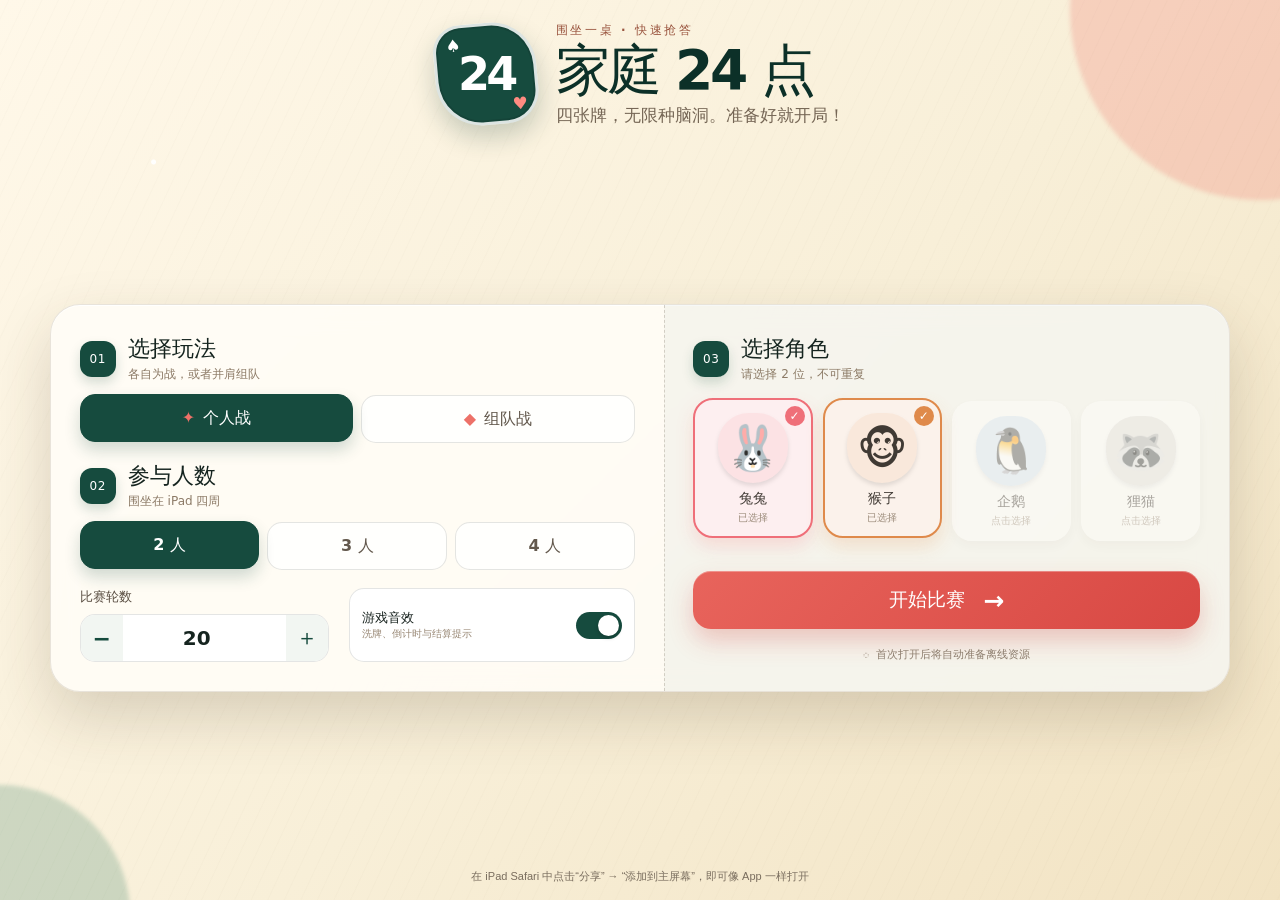
<file: index.html>
<!doctype html>
<html lang="zh-CN">
  <head>
    <meta charset="UTF-8" />
    <meta name="viewport" content="width=device-width, initial-scale=1.0, viewport-fit=cover, user-scalable=no" />
    <meta name="theme-color" content="#133f35" />
    <meta name="description" content="可离线安装的家庭 24 点抢答游戏" />
    <meta name="apple-mobile-web-app-capable" content="yes" />
    <meta name="apple-mobile-web-app-status-bar-style" content="black-translucent" />
    <meta name="apple-mobile-web-app-title" content="家庭24点" />
    <link rel="manifest" href="/manifest.webmanifest" />
    <link rel="apple-touch-icon" href="/icons/apple-touch-icon.png" />
    <link rel="icon" href="/icons/icon.svg" type="image/svg+xml" />
    <title>家庭 24 点</title>
    <script type="module" crossorigin src="/assets/index-y4Nhbq69.js"></script>
    <link rel="stylesheet" crossorigin href="/assets/index-8yANgv4J.css">
  <link rel="manifest" href="/manifest.webmanifest"></head>
  <body>
    <div id="root"></div>
    <noscript>请开启 JavaScript 后使用家庭 24 点游戏。</noscript>
  </body>
</html>
</file>
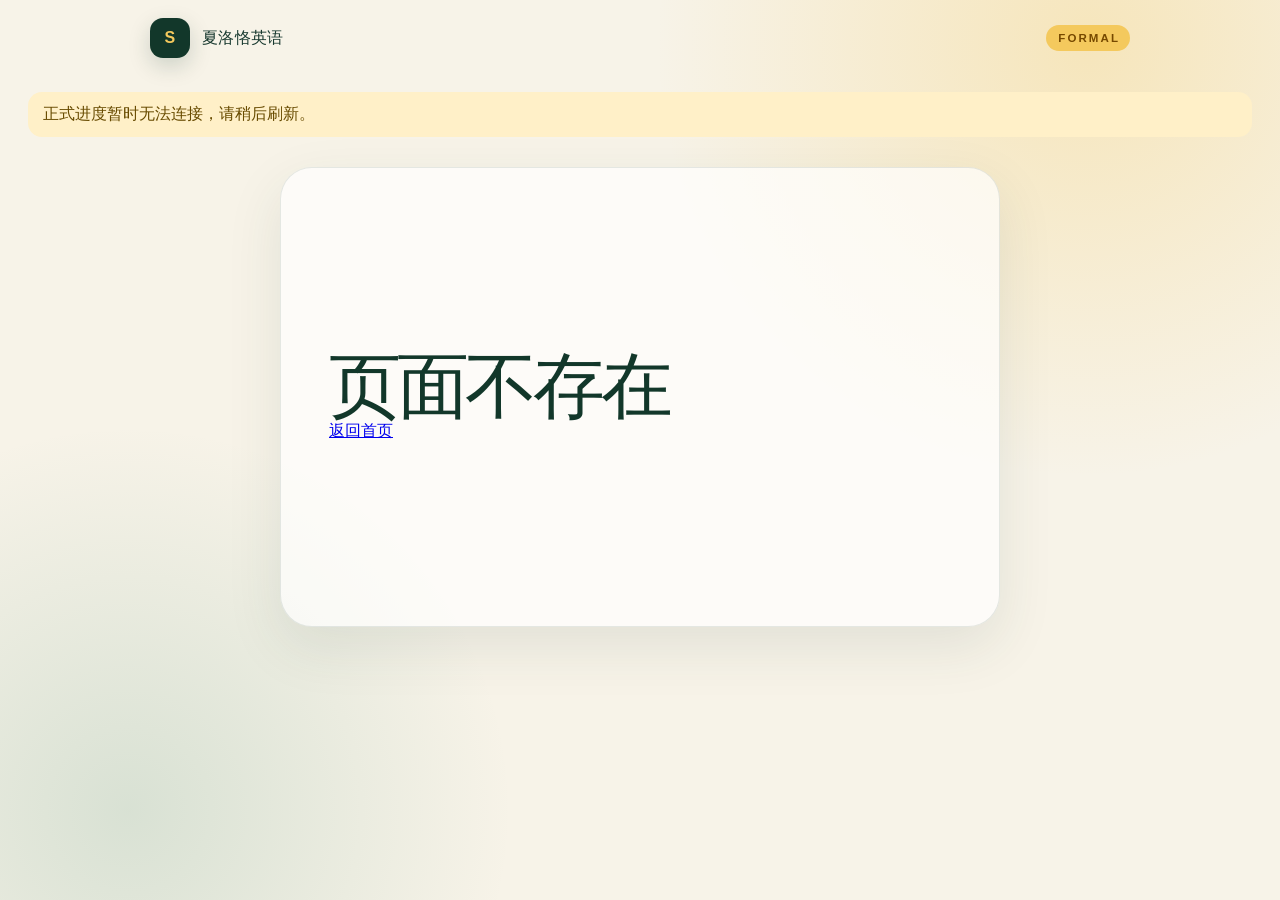
<file: sherlock-english/index.html>
<!doctype html>
<html lang="zh-CN">
  <head>
    <meta charset="UTF-8" />
    <meta name="viewport" content="width=device-width, initial-scale=1.0, viewport-fit=cover" />
    <meta name="theme-color" content="#12372a" />
    <meta name="apple-mobile-web-app-capable" content="yes" />
    <meta name="apple-mobile-web-app-status-bar-style" content="default" />
    <title>夏洛恪英语学习</title>
    <script type="module" crossorigin src="/sherlock-english/assets/index-DAsyiFnu.js"></script>
    <link rel="stylesheet" crossorigin href="/sherlock-english/assets/index-Aojr9fQz.css">
  <link rel="manifest" href="/sherlock-english/manifest.webmanifest"></head>
  <body>
    <div id="root"></div>
  </body>
</html>
</file>
<file: assets/index-8yANgv4J.css>
:root{color:#18231f;font-synthesis:none;text-rendering:optimizelegibility;--cream:#fff9eb;--paper:#fffdf7;--ink:#15241f;--forest:#164b3e;--forest-dark:#0c3028;--gold:#f1bd4a;--coral:#ed7168;background:#113c32;font-family:Arial Rounded MT Bold,PingFang SC,Microsoft YaHei,system-ui,sans-serif}*{box-sizing:border-box}html,body,#root{min-width:100%;min-height:100%;margin:0}body{overscroll-behavior:none;-webkit-user-select:none;user-select:none;-webkit-tap-highlight-color:transparent;min-height:100dvh;overflow:hidden}button,input{font:inherit}button{touch-action:manipulation}button:focus-visible,input:focus-visible{outline-offset:3px;outline:4px solid #f5c85e}.app-shell{min-height:100dvh}.portrait-lock{display:none}.update-toast{z-index:100;color:#fff;-webkit-backdrop-filter:blur(10px);backdrop-filter:blur(10px);background:#0f342cf5;border:1px solid #ffffff73;border-radius:15px;align-items:center;gap:10px;padding:9px 10px 9px 15px;font-size:12px;display:flex;position:fixed;bottom:18px;right:18px;box-shadow:0 12px 28px #00000040}.update-toast button{color:#153e34;cursor:pointer;background:#f4c75c;border:0;border-radius:10px;min-height:34px;font-size:11px;font-weight:900}.update-toast button:last-child{color:#fff;background:#ffffff21;width:34px;padding:0;font-size:18px}.setup-screen{min-height:100dvh;padding:max(22px, env(safe-area-inset-top)) max(30px, env(safe-area-inset-right)) max(16px, env(safe-area-inset-bottom)) max(30px, env(safe-area-inset-left));background:radial-gradient(circle at 12% 18%,#fffffff2 0 2px,#0000 3px),radial-gradient(circle at 85% 72%,#fffc 0 2px,#0000 3px),linear-gradient(135deg,#fff8e9 0%,#f8efd8 54%,#f2e3c3 100%);grid-template-rows:auto 1fr auto;gap:clamp(12px,2vh,22px);display:grid;position:relative;overflow:hidden}.setup-screen:before{content:"";pointer-events:none;opacity:.18;mix-blend-mode:multiply;background-image:repeating-linear-gradient(115deg,#0000 0 7px,#412d1417 8px,#0000 9px 15px);position:absolute;inset:0}.setup-atmosphere{filter:blur(2px);pointer-events:none;border-radius:50%;position:absolute}.setup-atmosphere--one{background:#ed716840;width:380px;height:380px;top:-180px;right:-170px}.setup-atmosphere--two{background:#1a705733;width:260px;height:260px;bottom:-145px;left:-130px}.brand-lockup{z-index:1;text-align:left;justify-content:center;align-items:center;gap:18px;display:flex;position:relative}.brand-lockup h1{letter-spacing:-.06em;color:var(--forest-dark);margin:0;font-size:clamp(34px,4.3vw,56px);line-height:.95}.eyebrow{color:#9a553f;letter-spacing:.22em;margin:0 0 5px;font-size:12px;font-weight:900}.brand-subtitle{color:#756655;margin:8px 0 0;font-size:clamp(13px,1.4vw,17px)}.brand-mark{aspect-ratio:1;color:#fff;background:var(--forest);border:3px solid #ffffffd9;border-radius:27% 44% 32% 45%;place-items:center;width:clamp(76px,8vw,104px);display:grid;position:relative;transform:rotate(-5deg);box-shadow:0 12px 26px #113a3038,inset 0 0 0 2px #0000001a}.brand-mark strong{letter-spacing:-.08em;font-size:clamp(31px,3.6vw,48px);transform:rotate(5deg)}.brand-mark span{font-size:17px;position:absolute}.brand-mark span:first-child{top:7px;left:10px}.brand-mark span:last-child{color:#ff8b81;bottom:6px;right:9px}.setup-board{z-index:1;-webkit-backdrop-filter:blur(14px);backdrop-filter:blur(14px);background:#fffdf7e0;border:1px solid #46341c1f;border-radius:30px;grid-template-columns:1.04fr .96fr;align-self:center;width:min(1180px,96vw);max-height:min(600px,72vh);margin:0 auto;display:grid;position:relative;overflow:hidden;box-shadow:0 24px 60px #3e2d182e,inset 0 1px #ffffffe6}.setup-column{flex-direction:column;gap:clamp(13px,2vh,24px);min-width:0;padding:clamp(20px,3.2vh,34px);display:flex}.setup-column--characters{background:#164b3e09;border-left:1px dashed #49392533}.setting-block{flex-direction:column;gap:12px;display:flex}.setting-heading{align-items:center;gap:12px;display:flex}.setting-heading h2{color:var(--ink);margin:0;font-size:clamp(17px,1.8vw,22px)}.setting-heading p{color:#8c7a66;margin:2px 0 0;font-family:PingFang SC,system-ui,sans-serif;font-size:12px}.setting-number{color:#fff;background:var(--forest);letter-spacing:.05em;border-radius:12px;flex:0 0 36px;place-items:center;height:36px;font-size:12px;display:grid;box-shadow:0 6px 12px #164b3e2e}.segmented-control,.count-options{gap:8px;display:flex}.segmented-control button,.count-options button{color:#63594d;cursor:pointer;background:#ffffffbf;border:1px solid #2e393421;border-radius:15px;min-height:48px;font-weight:900;transition:all .18s}.segmented-control button{flex:1;font-size:16px}.segmented-control button span{color:var(--coral);margin-right:8px}.count-options button{flex:1}.segmented-control button[aria-pressed=true],.count-options button[aria-pressed=true]{color:#fff;border-color:var(--forest);background:var(--forest);transform:translateY(-1px);box-shadow:0 8px 16px #164b3e33}.compact-settings{grid-template-columns:1fr 1.15fr;gap:20px;margin-top:auto;display:grid}.field-label{color:#594d41;margin-bottom:8px;font-size:13px;font-weight:900;display:block}.round-input-wrap{background:#fff;border:1px solid #2e393421;border-radius:15px;grid-template-columns:42px 1fr 42px;height:48px;display:grid;overflow:hidden}.round-input-wrap button{color:var(--forest);cursor:pointer;background:#f2f6f2;border:0;font-size:22px;font-weight:900}.round-input-wrap input{width:100%;min-width:0;color:var(--ink);text-align:center;background:#fff;border:0;outline:0;font-size:20px;font-weight:900}.field-error{color:#c9403e;margin:5px 0 -17px;font-size:11px;font-weight:800}.sound-toggle{cursor:pointer;background:#fff;border:1px solid #2e393421;border-radius:15px;justify-content:space-between;align-items:center;gap:12px;min-width:0;padding:10px 12px;display:flex}.sound-toggle>span:first-child{flex-direction:column;min-width:0;display:flex}.sound-toggle strong{font-size:13px}.sound-toggle small{color:#988774;text-overflow:ellipsis;white-space:nowrap;font-family:PingFang SC,sans-serif;font-size:10px;overflow:hidden}.sound-toggle input{opacity:0;pointer-events:none;position:absolute}.toggle-track{background:#ccc6b9;border-radius:20px;flex:0 0 46px;height:27px;transition:all .2s;position:relative}.toggle-track span{background:#fff;border-radius:50%;width:21px;height:21px;transition:all .2s;position:absolute;top:3px;left:3px;box-shadow:0 2px 4px #0003}.sound-toggle input:checked+.toggle-track{background:var(--forest)}.sound-toggle input:checked+.toggle-track span{transform:translate(19px)}.character-grid{grid-template-columns:repeat(4,1fr);gap:10px;display:grid}.character-card{color:#403a34;cursor:pointer;background:#ffffffc7;border:2px solid #0000;border-radius:20px;flex-direction:column;align-items:center;gap:3px;min-width:0;padding:13px 6px 11px;transition:all .18s;display:flex;position:relative;box-shadow:0 5px 13px #4a341d14}.character-card:disabled{cursor:default;opacity:.43}.character-card[aria-pressed=true]{border-color:var(--character-color);background:color-mix(in srgb, var(--character-color) 11%, white);box-shadow:0 9px 18px color-mix(in srgb, var(--character-color) 20%, transparent);transform:translateY(-3px)}.character-avatar{aspect-ratio:1;background:color-mix(in srgb, var(--character-color) 20%, #fff);filter:drop-shadow(0 3px 2px #0000001a);border-radius:44% 44% 50% 50%;place-items:center;width:clamp(50px,5.8vw,70px);margin-bottom:4px;font-size:clamp(31px,3.6vw,44px);display:grid}.character-card strong{font-size:14px}.character-card small{color:#9c8c7b;font-size:10px}.selection-check{color:#fff;background:var(--character-color);opacity:0;border-radius:50%;place-items:center;width:20px;height:20px;font-size:12px;transition:all .18s;display:grid;position:absolute;top:6px;right:6px;transform:scale(.6)}.character-card[aria-pressed=true] .selection-check{opacity:1;transform:scale(1)}.selection-hint{color:#b14a3d;text-align:center;margin:-8px 0 0;font-size:12px}.team-preview{grid-template-columns:repeat(3,1fr);gap:10px;display:grid}.team-preview-card{color:#3e3932;background:color-mix(in srgb, var(--team-color) 10%, white);border:2px solid color-mix(in srgb, var(--team-color) 55%, white);border-radius:20px;flex-direction:column;align-items:center;gap:5px;padding:18px 8px;display:flex}.team-preview-card>span{color:#fff;background:var(--team-color);width:56px;height:56px;box-shadow:0 7px 14px color-mix(in srgb, var(--team-color) 25%, transparent);border-radius:50%;place-items:center;font-size:20px;font-weight:900;display:grid}.team-preview-card small{color:#8c8176;font-size:10px}.start-button{color:#fff;cursor:pointer;background:linear-gradient(135deg,#e8645c,#d84843);border:0;border-radius:18px;justify-content:center;align-items:center;gap:18px;width:100%;min-height:58px;margin-top:auto;font-size:19px;font-weight:900;transition:all .16s;display:flex;box-shadow:0 12px 25px #ca433e45,inset 0 1px #ffffff4d}.start-button:not(:disabled):active{transform:translateY(2px)scale(.99);box-shadow:0 6px 12px #ca433e40}.start-button:disabled{opacity:.38;cursor:not-allowed;box-shadow:none}.start-button span:last-child{font-size:25px}.offline-badge{color:#8b7c6c;justify-content:center;align-items:center;gap:7px;font-family:PingFang SC,sans-serif;font-size:11px;display:flex}.offline-badge.is-ready{color:#28715e}.offline-badge span{font-weight:900}.install-note{z-index:1;color:#796d5e;text-align:center;margin:0;font-family:PingFang SC,sans-serif;font-size:11px;position:relative}.game-board{color:#fff;background:radial-gradient(#2f7e64b8,#0000 65%),linear-gradient(145deg,#1b6451,#0c382f 72%);width:100vw;height:100dvh;min-height:560px;position:relative;overflow:hidden}.game-board:after{content:"";pointer-events:none;border:2px solid #ffefbc38;border-radius:35px;position:absolute;inset:13px;box-shadow:inset 0 0 0 7px #0000000d}.felt-pattern{opacity:.12;background-image:radial-gradient(#ffffff80 .7px,#0000 .8px);background-size:7px 7px;position:absolute;inset:0}.game-hud{z-index:10;top:max(19px, env(safe-area-inset-top));left:max(22px, env(safe-area-inset-left));align-items:center;gap:10px;display:flex;position:absolute}.hud-button{color:#fff;cursor:pointer;-webkit-backdrop-filter:blur(8px);backdrop-filter:blur(8px);background:#05221c7a;border:1px solid #ffffff2e;border-radius:15px;place-items:center;width:46px;height:46px;font-size:22px;display:grid;box-shadow:0 6px 14px #00000024}.round-chip{-webkit-backdrop-filter:blur(8px);backdrop-filter:blur(8px);background:#05221c7a;border:1px solid #ffffff2e;border-radius:15px;align-items:center;gap:10px;height:46px;padding:0 15px;display:flex;box-shadow:0 6px 14px #00000024}.round-chip strong{font-size:15px}.round-chip span{color:#f7cf6b;border-left:1px solid #fff3;padding-left:10px;font-family:PingFang SC,sans-serif;font-size:11px}.score-ribbon{z-index:10;top:max(19px, env(safe-area-inset-top));right:max(22px, env(safe-area-inset-right));-webkit-backdrop-filter:blur(8px);backdrop-filter:blur(8px);background:#05221c7a;border:1px solid #ffffff2e;border-radius:15px;align-items:center;height:46px;padding:5px 7px;display:flex;position:absolute;box-shadow:0 6px 14px #00000024}.score-ribbon-item{white-space:nowrap;border-right:1px solid #ffffff26;align-items:center;gap:5px;height:100%;padding:0 8px;display:flex}.score-ribbon-item:last-child{border:0}.score-ribbon-item>span{color:#f7cf6b;font-size:10px}.score-ribbon-item b{font-size:17px}.score-ribbon-item strong{font-family:PingFang SC,sans-serif;font-size:11px}.score-ribbon-item em{color:#f7cf6b;text-align:right;min-width:23px;font-size:14px;font-style:normal;font-weight:900}.card-stage{z-index:3;place-items:center;display:grid;position:absolute;inset:73px 150px 95px}.cards-row{perspective:1000px;justify-content:center;align-items:center;gap:clamp(10px,1.3vw,19px);width:100%;display:flex;transform:translateY(-2vh)}.playing-card{aspect-ratio:.7;color:#191b1a;transform:rotate(calc((var(--card-index) - 1.5) * 1.15deg));background:linear-gradient(145deg,#fff,#f8f2e8);border:1px solid #1e181226;border-radius:clamp(12px,1.6vw,20px);flex:0 0 clamp(110px,14.5vw,168px);position:relative;box-shadow:0 18px 28px #00000038,inset 0 0 0 5px #fffc}.playing-card.is-red{color:#d63e3e}.playing-card.is-dealing{animation:.62s cubic-bezier(.2,.8,.25,1.15) both fly-card;animation-delay:calc(var(--card-index) * .16s)}.card-corner{flex-direction:column;align-items:center;line-height:.83;display:flex;position:absolute}.card-corner strong{letter-spacing:-.08em;font-family:Georgia,serif;font-size:clamp(25px,3.5vw,45px)}.card-corner span{margin-top:5px;font-size:clamp(19px,2.5vw,34px)}.card-corner--top{top:9%;left:10%}.card-corner--bottom{bottom:9%;right:10%;transform:rotate(180deg)}.card-suit{filter:drop-shadow(0 3px #0000000d);place-items:center;font-size:clamp(46px,7.8vw,90px);display:grid;position:absolute;inset:0}.deck-animation{aspect-ratio:.7;width:clamp(120px,17vw,190px);position:relative;transform:translateY(-2vh)}.deck-animation div{background:repeating-linear-gradient(45deg,#b83f3d 0 6px,#8f2b31 6px 12px);border:7px solid #f5e5bb;border-radius:18px;position:absolute;inset:0;box-shadow:0 15px 25px #00000040,inset 0 0 0 3px #fff}.deck-animation div:first-child{animation:.46s ease-in-out infinite alternate shuffle-left}.deck-animation div:nth-child(2){animation:.46s ease-in-out .12s infinite alternate shuffle-right}.deck-animation div:nth-child(3){transform:rotate(-2deg)}.deck-animation span{z-index:2;color:#f8e6b7;text-shadow:0 3px #0003;place-items:center;font-size:clamp(38px,5vw,62px);font-weight:900;display:grid;position:absolute;inset:0}.countdown-burst{z-index:8;aspect-ratio:1;width:clamp(118px,15vw,175px);color:var(--forest-dark);background:#f7c75c;border:4px solid #fffc;border-radius:50%;place-items:center;animation:.45s cubic-bezier(.2,.9,.25,1.3) count-pop;display:grid;position:absolute;box-shadow:0 0 0 13px #f7c75c2e,0 18px 35px #0000004d}.countdown-burst span{font-size:clamp(52px,7vw,88px);font-weight:900;line-height:.9}.countdown-burst small{letter-spacing:.25em;font-size:12px}.open-actions{align-items:center;gap:14px;display:flex;position:absolute;bottom:1vh;left:50%;transform:translate(-50%)}.start-callout{color:var(--forest-dark);white-space:nowrap;background:#f7c75c;border-radius:14px;padding:10px 18px;font-size:18px;font-weight:900;animation:.45s both start-pop;box-shadow:0 7px 14px #0000002e}.void-button{color:#fff;cursor:pointer;-webkit-backdrop-filter:blur(8px);backdrop-filter:blur(8px);background:#062821a1;border:1px solid #ffffff47;border-radius:14px;min-height:43px;padding:0 18px;font-size:13px;font-weight:800;box-shadow:0 6px 14px #00000029}.buzz-seat{--rotation:0deg;z-index:7;color:#fff;background:linear-gradient(145deg, color-mix(in srgb, var(--seat-color) 90%, white), color-mix(in srgb, var(--seat-color) 78%, black));min-width:230px;min-height:86px;transform:rotate(var(--rotation));cursor:pointer;border:3px solid #ffffff9e;border-radius:27px;justify-content:center;align-items:center;gap:9px;padding:10px 16px;transition:filter .18s,opacity .18s,transform .12s;display:flex;position:absolute;overflow:hidden;box-shadow:0 12px 24px #00000047,inset 0 1px #fff6}.buzz-seat:not(:disabled){animation:1.7s ease-in-out infinite breathe}.buzz-seat:not(:disabled):active{transform:rotate(var(--rotation)) scale(.93);animation:none}.buzz-seat:disabled{opacity:.68;filter:saturate(.72);cursor:default}.buzz-seat.is-active{opacity:1;filter:saturate(1.15);box-shadow:0 0 0 8px #fff3,0 12px 30px #0000004d}.buzz-seat--left{--rotation:90deg;transform-origin:50%;transform:translateY(-50%) rotate(var(--rotation));top:50%;left:-70px}.buzz-seat--left:not(:disabled):active{transform:translateY(-50%) rotate(var(--rotation)) scale(.93)}.buzz-seat--right{--rotation:-90deg;transform:translateY(-50%) rotate(var(--rotation));top:50%;right:-70px}.buzz-seat--right:not(:disabled):active{transform:translateY(-50%) rotate(var(--rotation)) scale(.93)}.buzz-seat--top{--rotation:180deg;transform:translateX(-50%) rotate(var(--rotation));top:-20px;left:50%}.buzz-seat--top:not(:disabled):active{transform:translateX(-50%) rotate(var(--rotation)) scale(.93)}.buzz-seat--bottom{bottom:-18px;left:50%;transform:translate(-50%)}.buzz-seat--bottom:not(:disabled):active{transform:translate(-50%)scale(.93)}.buzz-avatar{text-shadow:0 2px 2px #00000024;background:#ffffff38;border:2px solid #ffffff80;border-radius:50%;flex:0 0 55px;place-items:center;height:55px;font-size:34px;display:grid}.buzz-copy{text-align:left;white-space:nowrap;flex-direction:column;display:flex}.buzz-copy strong{font-size:19px}.buzz-copy small{opacity:.84;font-size:11px}.buzz-score{background:#0003;border-radius:12px;place-items:center;min-width:38px;height:38px;margin-left:3px;font-size:20px;font-weight:900;display:grid}.buzz-ripple{border-radius:inherit;pointer-events:none;position:absolute;inset:0;box-shadow:inset 0 0 #ffffff80}.buzz-seat:not(:disabled) .buzz-ripple{animation:1.7s ease-in-out infinite ring}.judge-panel,.settlement-panel{z-index:9;width:min(690px,70vw);min-height:90px;color:var(--ink);-webkit-backdrop-filter:blur(10px);backdrop-filter:blur(10px);background:#fffbeff5;border:2px solid #ffffffa6;border-radius:24px;align-items:center;gap:15px;padding:11px 14px;animation:.35s cubic-bezier(.2,.8,.2,1.1) both panel-rise;display:flex;position:absolute;bottom:-2vh;left:50%;transform:translate(-50%);box-shadow:0 18px 40px #00000052}.judge-contestant{align-items:center;gap:9px;min-width:140px;display:flex}.judge-contestant>span{border-radius:50%;place-items:center;width:51px;height:51px;font-size:30px;display:grid}.judge-contestant div{flex-direction:column;display:flex}.judge-contestant small{color:#8d7e6d;font-size:10px}.judge-contestant strong{font-size:18px}.judge-timer{color:#d34d48;justify-content:center;align-items:baseline;min-width:78px;display:flex}.judge-timer span{font-variant-numeric:tabular-nums;font-size:43px;font-weight:900;line-height:1}.judge-timer small{margin-left:3px;font-size:11px}.judge-actions{flex:1;grid-template-columns:1fr 1fr;gap:9px;display:grid}.judge-actions button{color:#fff;cursor:pointer;border:0;border-radius:17px;min-height:58px;font-size:18px;font-weight:900;box-shadow:inset 0 1px #ffffff4d,0 6px 12px #00000021}.judge-correct{background:#2a9a69}.judge-wrong{background:#d7524d}.judge-actions button:active{transform:scale(.97)}.settlement-panel{justify-content:space-between;width:min(780px,75vw)}.settlement-panel--positive{border-color:#85d5ac}.settlement-panel--negative{border-color:#ed9791}.settlement-result{flex-direction:column;min-width:145px;display:flex}.settlement-result span{color:#897968;font-size:11px}.settlement-result strong{font-size:17px}.mini-ranking{flex:1;justify-content:center;gap:5px;display:flex}.mini-ranking>span{color:#5d5449;white-space:nowrap;background:#eee9dd;border-radius:11px;align-items:center;gap:4px;padding:7px 8px;font-size:10px;display:flex}.mini-ranking b{color:#a47720}.mini-ranking strong{color:var(--forest)}.settlement-panel>button{color:#fff;background:var(--forest);cursor:pointer;border:0;border-radius:16px;min-width:120px;min-height:53px;font-weight:900}.settlement-panel>button:disabled{opacity:.45;cursor:default}.settlement-panel>button span{margin-left:7px;font-size:20px}.final-screen{color:#fff;background:radial-gradient(circle at 50% 36%,#2b8069,#123f34 70%);flex-direction:column;justify-content:center;align-items:center;gap:13px;min-height:100dvh;display:flex;position:relative;overflow:hidden}.final-screen:before{content:"";border:1px solid #ffe29033;border-radius:50%;width:650px;height:650px;position:absolute;box-shadow:0 0 0 55px #ffe2900d,0 0 0 110px #ffe2900a}.final-screen>:not(.confetti){z-index:2;position:relative}.final-screen .eyebrow{color:#f8d678}.final-screen h1{color:#fff6d9;letter-spacing:-.05em;text-shadow:0 5px #00000021;margin:0;font-size:clamp(39px,5vw,64px)}.champion-podium{justify-content:center;gap:18px;display:flex}.champion{flex-direction:column;align-items:center;min-width:150px;display:flex;position:relative}.crown{z-index:2;color:#ffd45f;filter:drop-shadow(0 4px 3px #00000040);font-size:42px;animation:1.2s ease-in-out infinite crown-bob;position:absolute;top:-17px}.champion-avatar{background:var(--champion-color);border:6px solid #ffe29a;border-radius:50%;place-items:center;width:105px;height:105px;font-size:64px;display:grid;box-shadow:0 13px 28px #0000004d,0 0 0 7px #ffffff1f}.champion strong{margin-top:8px;font-size:21px}.champion small{color:#ffdf88;font-size:14px;font-weight:900}.congrats-copy{color:#dceee8;margin:0;font-family:PingFang SC,sans-serif;font-size:13px}.final-ranking{gap:8px;width:min(680px,80vw);display:flex}.final-ranking>div{background:#0000002e;border:1px solid #ffffff21;border-radius:13px;flex:1;grid-template-columns:28px 34px 1fr auto;align-items:center;gap:5px;min-width:0;padding:8px 10px;display:grid}.final-ranking>div.is-champion{background:#f4be442b;border-color:#ffdd748c}.final-rank{color:#f7d271;font-size:16px;font-weight:900}.final-avatar{font-size:25px}.final-ranking strong{text-overflow:ellipsis;white-space:nowrap;font-size:12px;overflow:hidden}.final-ranking em{color:#f7d271;font-size:12px;font-style:normal;font-weight:900}.final-actions{gap:10px;width:min(560px,70vw);display:flex}.final-actions .start-button{min-height:52px;margin:0;font-size:15px}.secondary-button{color:#fff;cursor:pointer;background:#0000002e;border:1px solid #ffffff4d;border-radius:17px;min-width:135px;font-weight:900}.confetti{z-index:1;pointer-events:none;position:absolute;inset:0}.confetti i{--angle:calc(var(--i) * 47deg);top:-30px;left:calc(var(--i) * 3.57%);background:hsl(calc(var(--i) * 51deg) 78% 62%);width:9px;height:19px;animation:4.2s linear infinite confetti-fall;animation-delay:calc(var(--i) * -.14s);transform:rotate(var(--angle));border-radius:3px;position:absolute}@keyframes fly-card{0%{opacity:0;transform:translate(-35vw,-32vh)rotate(-35deg)scale(.45)}75%{opacity:1}to{opacity:1;transform:rotate(calc((var(--card-index) - 1.5) * 1.15deg)) scale(1)}}@keyframes shuffle-left{to{transform:translate(-55%)rotate(-16deg)}}@keyframes shuffle-right{to{transform:translate(55%)rotate(16deg)}}@keyframes count-pop{0%{opacity:0;transform:scale(.45)rotate(-12deg)}to{opacity:1;transform:scale(1)rotate(0)}}@keyframes start-pop{0%{opacity:0;transform:scale(.6)}to{opacity:1;transform:scale(1)}}@keyframes breathe{0%,to{filter:brightness()}50%{filter:brightness(1.12)}}@keyframes ring{0%,to{box-shadow:inset 0 0 #ffffff7a}50%{box-shadow:inset 0 0 0 5px #ffffff21}}@keyframes panel-rise{0%{opacity:0;transform:translate(-50%,25px)scale(.94)}to{opacity:1;transform:translate(-50%)scale(1)}}@keyframes crown-bob{0%,to{transform:translateY(0)rotate(-4deg)}50%{transform:translateY(-6px)rotate(4deg)}}@keyframes confetti-fall{to{transform:translateX(calc(sin(var(--angle)) * 90px)) rotate(calc(var(--angle) + 540deg));top:110%}}@media (height<=680px) and (orientation:landscape){.brand-subtitle,.install-note{display:none}.setup-screen{gap:8px;padding-top:12px;padding-bottom:10px}.setup-board{max-height:520px}.setup-column{gap:12px;padding-top:17px;padding-bottom:17px}.character-avatar{width:48px}.start-button{min-height:50px}.card-stage{top:65px}.playing-card{flex-basis:min(14vw,138px)}.judge-panel,.settlement-panel{min-height:78px;bottom:-3vh}}@media (width<=1050px) and (orientation:landscape){.setup-board{width:97vw}.setup-column{padding-left:20px;padding-right:20px}.compact-settings{gap:10px}.game-hud{left:16px}.score-ribbon{right:16px}.score-ribbon-item{padding:0 5px}.score-ribbon-item strong{display:none}.buzz-seat{min-width:210px}.buzz-seat--left{left:-67px}.buzz-seat--right{right:-67px}.mini-ranking>span{padding:6px 5px}}@media (orientation:portrait){.setup-screen,.game-board,.final-screen{visibility:hidden}.portrait-lock{z-index:999;color:#fff;background:radial-gradient(circle at 50% 40%,#26725e,#103d33 70%);place-items:center;padding:30px;display:grid;position:fixed;inset:0}.portrait-lock>div{text-align:center;flex-direction:column;align-items:center;display:flex}.portrait-lock span{color:#f8d77c;border:5px solid #f8d77c;border-radius:17px;place-items:center;width:110px;height:150px;margin-bottom:24px;font-size:54px;animation:1.8s ease-in-out infinite rotate-device;display:grid}.portrait-lock strong{font-size:29px}.portrait-lock small{color:#c6dfd7;margin-top:8px;font-family:PingFang SC,sans-serif}}@keyframes rotate-device{0%,25%{transform:rotate(0)}65%,to{transform:rotate(90deg)}}@media (prefers-reduced-motion:reduce){*,:before,:after{scroll-behavior:auto!important;transition-duration:.01ms!important;animation-duration:.01ms!important;animation-iteration-count:1!important}}
</file>
<file: sherlock-english/assets/index-Aojr9fQz.css>
:root{color:#18392f;font-synthesis:none;text-rendering:optimizelegibility;background:#f7f3e8;font-family:Inter,ui-rounded,SF Pro Rounded,PingFang SC,Microsoft YaHei,sans-serif}*{box-sizing:border-box}body{background:radial-gradient(circle at 85% 5%,#f4c95d52,#0000 27rem),radial-gradient(circle at 10% 90%,#4d90772e,#0000 24rem),#f7f3e8;min-width:320px;min-height:100vh;margin:0}button,input,select{font:inherit}button,a{-webkit-tap-highlight-color:transparent}.app-shell{min-height:100vh;padding:env(safe-area-inset-top) 28px env(safe-area-inset-bottom)}.topbar{justify-content:space-between;align-items:center;max-width:980px;min-height:76px;margin:0 auto;display:flex}.brand{color:inherit;letter-spacing:.02em;align-items:center;gap:12px;font-weight:800;text-decoration:none;display:flex}.brand-mark{color:#f4c95d;background:#12372a;border-radius:13px;place-items:center;width:40px;height:40px;display:grid;box-shadow:0 8px 22px #12372a2e}.test-label{letter-spacing:.18em;color:#764900;background:#f4c95d;border-radius:999px;padding:7px 10px 7px 12px;font-size:.72rem;font-weight:900}main{max-width:980px;margin:36px auto 0}.hero{padding:36px 0 26px}.eyebrow{color:#4a7564;letter-spacing:.16em;margin:0 0 12px;font-size:.78rem;font-weight:900}h1{letter-spacing:-.055em;color:#12372a;margin:0;font-size:clamp(2.7rem,8vw,5.4rem);line-height:.97}.hero-copy{color:#47685d;max-width:650px;margin:25px 0 18px;font-size:1.12rem;line-height:1.75}.stage-pill{color:#315848;background:#e7eee8;border:1px solid #c7d8ce;border-radius:999px;padding:9px 14px;font-size:.88rem;font-weight:750;display:inline-block}.module-grid{grid-template-columns:repeat(3,1fr);gap:18px;padding:20px 0 64px;display:grid}.module-card{color:#14392d;border:1px solid #12372a1a;border-radius:28px;flex-direction:column;justify-content:space-between;min-height:220px;padding:25px;text-decoration:none;transition:transform .2s,box-shadow .2s;display:flex;position:relative;overflow:hidden;box-shadow:0 17px 40px #26433617}.module-card:hover,.module-card:focus-visible{outline:3px solid #12372a33;transform:translateY(-4px);box-shadow:0 22px 45px #26433626}.module-listening{background:#d8ede4}.module-speaking{background:#f5de9d}.module-parent{background:#dfe4f4}.module-icon{font-size:2.3rem}.module-card strong{margin-bottom:9px;font-size:1.45rem;display:block}.module-card small{color:#426357;line-height:1.55;display:block}.arrow{font-size:1.45rem;font-weight:900;position:absolute;top:20px;right:22px}.center-card{background:#ffffffad;border:1px solid #12372a1a;border-radius:32px;flex-direction:column;justify-content:center;align-items:flex-start;max-width:720px;min-height:460px;margin-top:30px;padding:48px;display:flex;box-shadow:0 20px 55px #2643361a}.center-card h1{font-size:clamp(2.5rem,7vw,4.5rem)}.center-card p{color:#4b695e;line-height:1.75}.back-link{color:#245b47;text-underline-offset:4px;background:#ffffffa8;border-radius:14px;align-items:center;min-height:52px;margin-top:28px;padding:12px 16px;font-weight:850;text-decoration-thickness:2px;display:inline-flex}.parent-card form{gap:10px;width:min(100%,420px);margin-top:20px;display:grid}.parent-card label{font-weight:800}.parent-card input{background:#fff;border:2px solid #c7d8ce;border-radius:14px;width:100%;min-height:52px;padding:10px 14px}.parent-card input:focus{border-color:#496f60;outline:3px solid #f4c95d8c}.parent-filters{grid-template-columns:110px minmax(180px,1fr);align-items:center;gap:10px 14px;width:100%;margin-top:18px;display:grid}.parent-filters select{background:#fff;border:2px solid #c7d8ce;border-radius:14px;min-height:48px;padding:8px 12px}.parent-filters button{grid-column:2}.parent-summary{color:#315848;background:#e7eee8;border-radius:14px;flex-wrap:wrap;gap:10px 18px;width:100%;margin-top:18px;padding:14px;display:flex}button{color:#fff;white-space:normal;cursor:pointer;background:#12372a;border:0;border-radius:14px;min-height:56px;padding:14px 20px;font-weight:850;line-height:1.35}button:disabled{opacity:.6;cursor:wait}.form-message{border-left:4px solid #f4c95d;padding-left:13px;font-weight:700}.compact-hero{padding-bottom:10px}.notice{color:#315848;background:#e7eee8;border-radius:14px;padding:12px 15px}.notice.warning{color:#684b00;background:#fff0c8}.course-list{gap:12px;margin-top:22px;display:grid}.course-row{background:#ffffffb8;border:1px solid #12372a1a;border-radius:20px;grid-template-columns:1fr auto auto;align-items:center;gap:18px;padding:18px 20px;display:grid}.course-row strong,.course-row small{display:block}.course-row small{color:#557267;margin-top:5px}.course-state{color:#557267;font-weight:800}.course-title-line{flex-wrap:wrap;align-items:center;gap:8px;display:flex}.course-recommended{border-color:#c26f0073;box-shadow:0 8px 22px #c26f0014}.recommendation-badge{color:#5f4000;letter-spacing:.06em;background:#f4c95d;border-radius:999px;align-items:center;min-height:26px;padding:4px 9px;font-size:.76rem;font-weight:900;display:inline-flex}.course-completed strong,.course-completed small,.course-completed .course-state{color:#899790}.exercise-shell{max-width:780px;padding-bottom:80px}.exercise-title{font-size:clamp(2.3rem,7vw,4.2rem)}.question-section{background:#ffffff9e;border:1px solid #12372a1a;border-radius:26px;margin-top:30px;padding:24px}.question-section h2{color:#12372a;margin:5px 0}.question-section header p{color:#557267}.question-card{border-top:1px solid #dbe4de;padding:20px 0}.question-card:first-of-type{border-top:0}.audio-action{gap:6px;margin:12px 0;display:grid}.audio-action button{background:#27664e}.audio-action small{color:#9a3412}.choice-list{border:0;gap:9px;margin:14px 0;padding:0;display:grid}.choice-list label{background:#fff;border:2px solid #cfddd5;border-radius:14px;align-items:center;gap:10px;min-height:50px;padding:10px 13px;display:flex}.choice-list input{width:22px;height:22px}.question-prompt{color:#244e3e;font-size:1.12rem;font-weight:750}.submit-course{width:100%;min-height:60px;margin-top:25px}.transcript-box{background:#eef3f9;border-radius:18px;padding:18px}.result-card button{margin-top:22px}.parent-actions{gap:10px;width:min(100%,430px);margin-top:18px;display:grid}.primary-link{color:#fff;background:#12372a;border-radius:14px;place-items:center;min-height:52px;font-weight:850;text-decoration:none;display:grid}.quiet-button{color:#12372a;background:#dfe9e3}.parent-result{border:1px solid #cbd9d1;border-radius:14px;width:100%;margin-top:14px;padding:14px}.parent-result summary{cursor:pointer;font-weight:850}.parent-result dl{grid-template-columns:140px 1fr;gap:8px;display:grid;overflow:auto}.parent-result dt{font-weight:800}.parent-result pre{white-space:pre-wrap;overflow-wrap:anywhere}.parent-speaking-question{border-top:1px solid #dbe4de;padding:13px 0}.recording-buttons{flex-wrap:wrap;gap:8px;display:flex}.recording-buttons button{min-height:40px;padding:7px 11px}.sr-only{clip:rect(0,0,0,0);white-space:nowrap;border:0;width:1px;height:1px;margin:-1px;padding:0;position:absolute;overflow:hidden}.status-banner{top:env(safe-area-inset-top);z-index:10;color:#3c2d06;text-align:center;background:#f4c95d;border-radius:0 0 14px 14px;max-width:980px;margin:0 auto;padding:10px 14px;font-weight:750;position:sticky}.status-banner button{min-height:auto;margin-left:10px;padding:5px 9px}.status-banner .quiet{color:#3c2d06;background:0 0}.speaking-card{background:#ffffffb8;border:1px solid #12372a1a;border-radius:28px;gap:14px;margin-top:24px;padding:28px;display:grid}.speaking-card button,.audio-action button{min-height:62px;padding-block:16px;font-size:1.02rem}.center-card>button{width:100%;min-height:62px;margin-top:12px}.speaking-prompt{color:#12372a;margin:0 0 8px;font-size:clamp(1.45rem,5vw,2.35rem);font-weight:850;line-height:1.45}.recording-actions{grid-template-columns:1fr 1fr;gap:12px;display:grid}.countdown{color:#c26f00;font-size:4rem;font-weight:900;line-height:1}.speaking-feedback{background:#eef4ef;border-radius:18px;padding:18px}.speaking-transport-diagnostic{color:#315848;text-align:left;background:#fffdf5;border:1px solid #12372a2e;border-radius:16px;padding:14px 16px}.speaking-transport-diagnostic p{overflow-wrap:anywhere;margin:6px 0 0;font-size:.88rem}.stars{color:#315848;min-height:36px;font-size:1.7rem;font-weight:850}.word-lights{flex-wrap:wrap;gap:8px;margin:12px 0;display:flex}.word-lights span{border-radius:9px;padding:5px 9px;font-weight:800}.word-good{color:#175c2d;background:#d9f2df}.word-weak{color:#745400;background:#fff0bd}.word-miss{color:#8a2618;background:#ffd9d2}@media (width<=760px){.app-shell{padding-left:18px;padding-right:18px}main{margin-top:16px}.hero{padding-top:22px}.module-grid{grid-template-columns:1fr}.module-card{min-height:160px}.center-card{min-height:420px;padding:30px 24px}.course-row{grid-template-columns:1fr auto}.course-row button{grid-column:1/-1}.question-section{padding:18px}.parent-result dl,.parent-filters{grid-template-columns:1fr}.parent-filters button{grid-column:1}.recording-actions{grid-template-columns:1fr}}@media (prefers-reduced-motion:reduce){*,:before,:after{scroll-behavior:auto!important;transition:none!important}}
</file>
